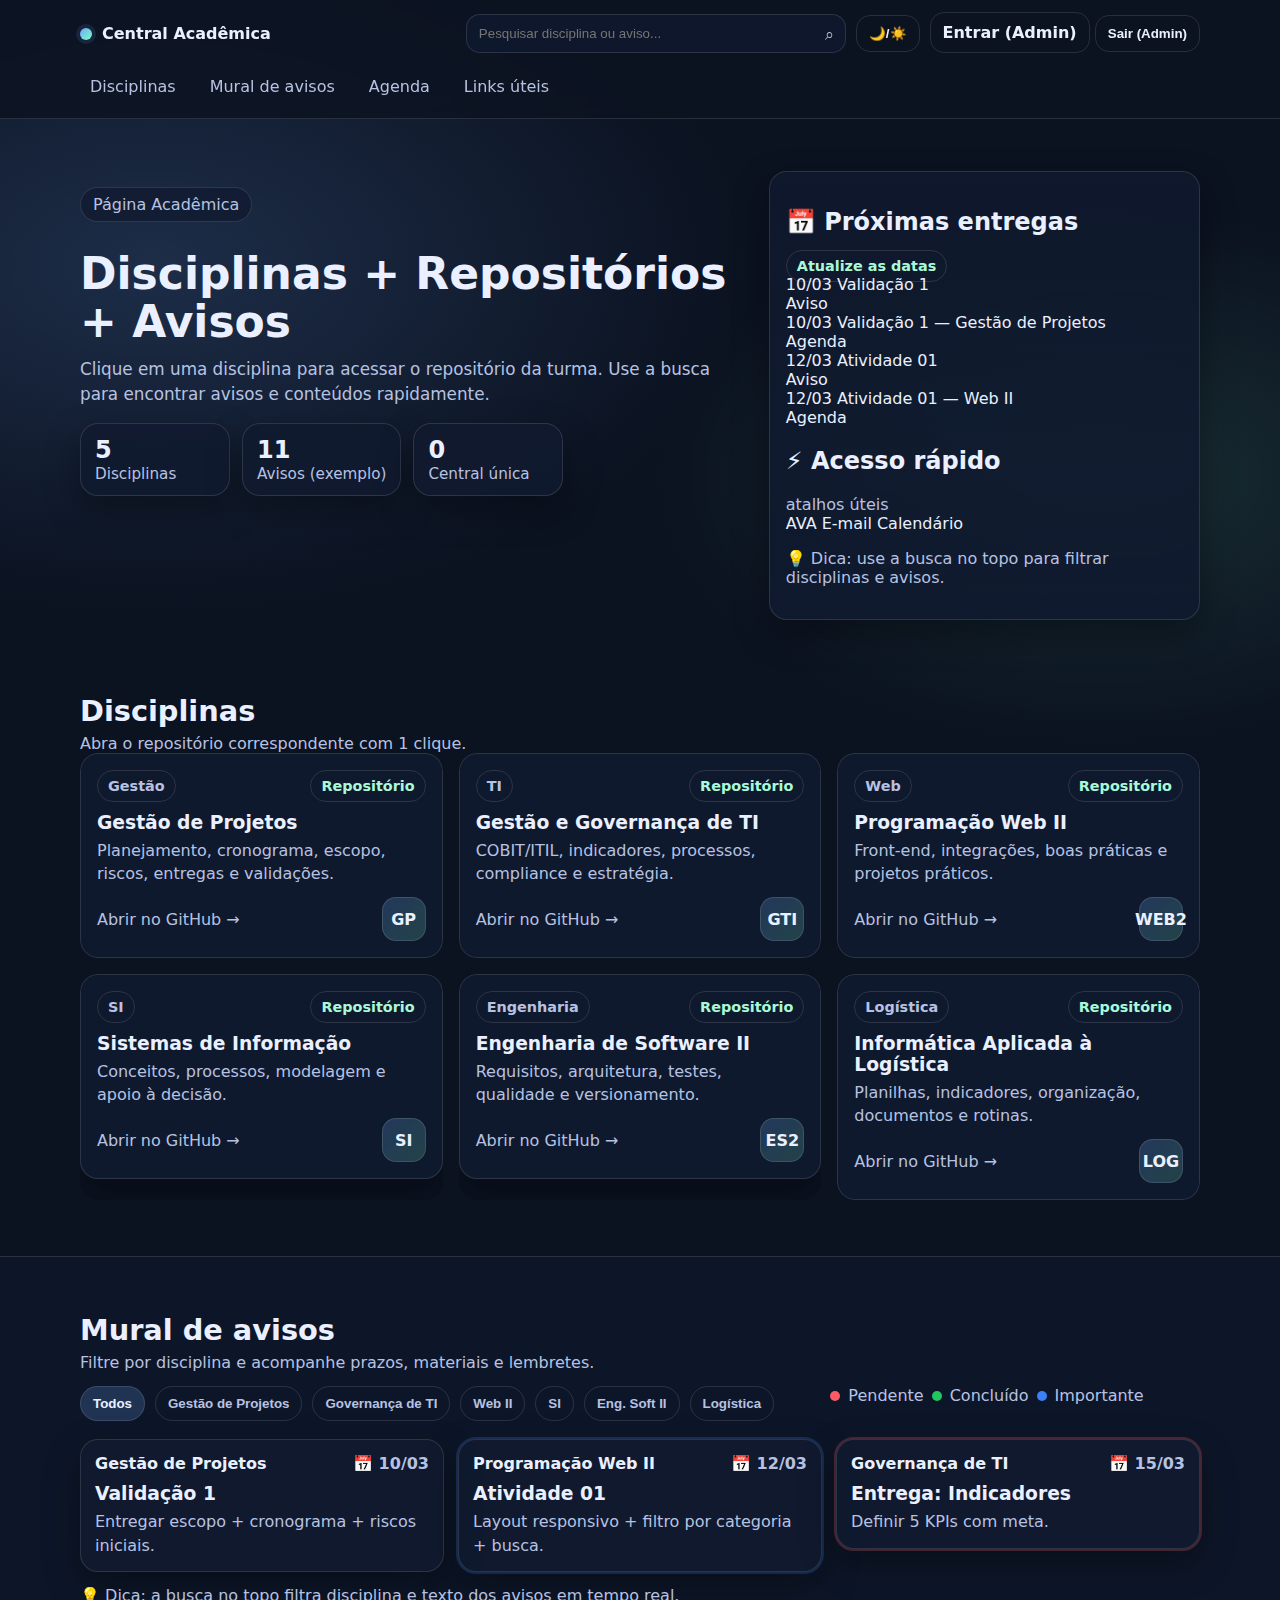
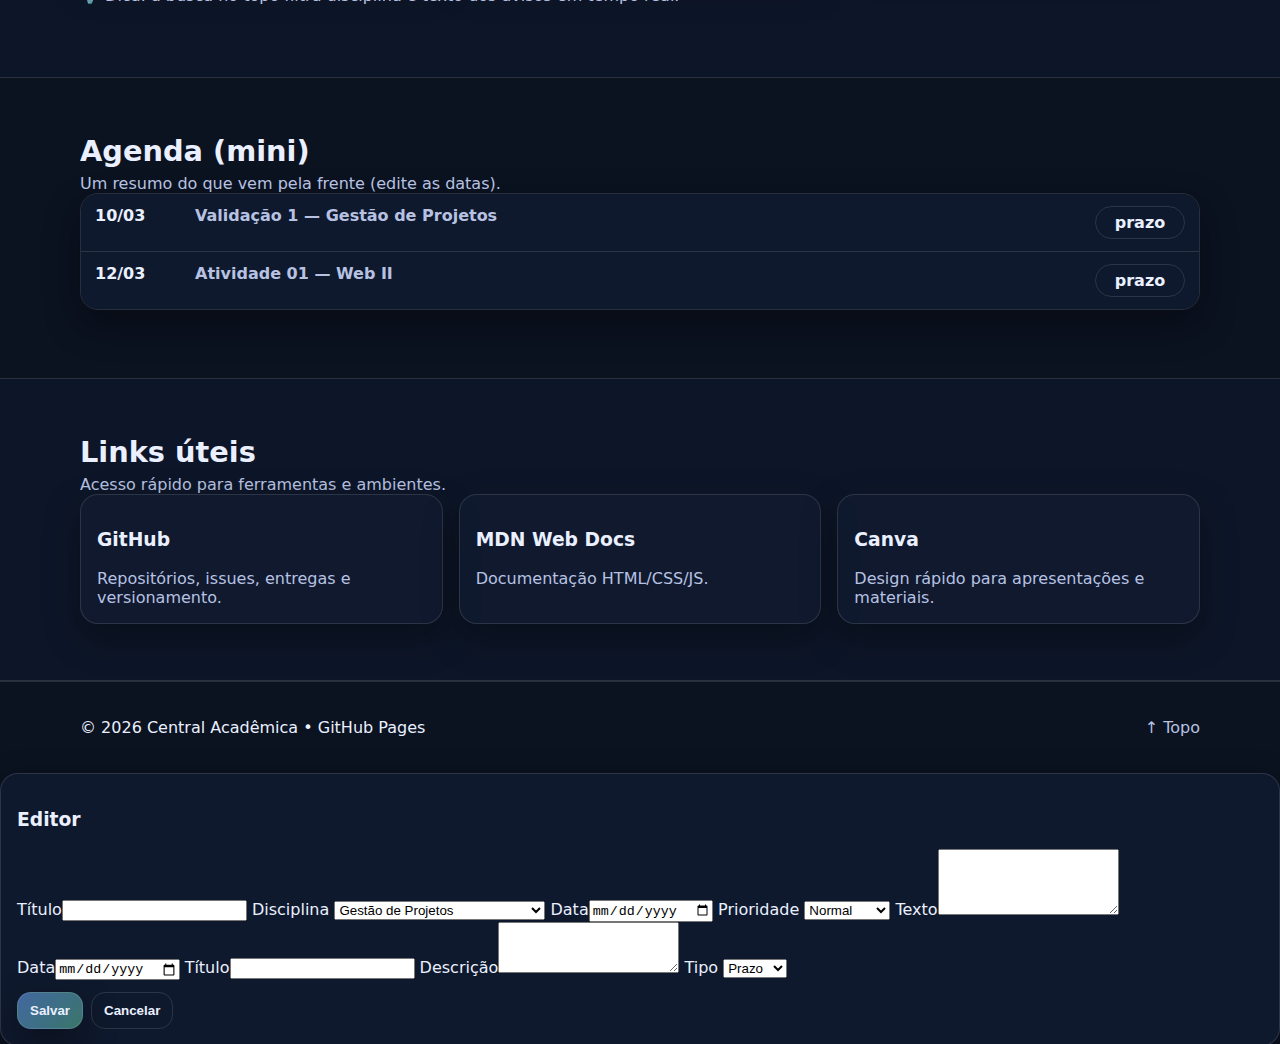
<file: index.html>
<!DOCTYPE html>
<html lang="pt-br">
<head>
  <meta charset="UTF-8" />
  <meta name="viewport" content="width=device-width, initial-scale=1.0"/>
  <title>Página Acadêmica | Disciplinas</title>
  <meta name="description" content="Central acadêmica com disciplinas, repositórios e mural de avisos."/>
  <link rel="stylesheet" href="style.css"/>
</head>

<body>
  <header class="topbar">
    <div class="container topbar__inner">
      <a class="brand" href="#inicio" aria-label="Ir para o início">
        <span class="brand__dot" aria-hidden="true"></span>
        <span class="brand__text">Central Acadêmica</span>
      </a>

      <div class="topbar__actions">
        <div class="search">
          <input id="searchInput" type="search" placeholder="Pesquisar disciplina ou aviso..." aria-label="Pesquisar"/>
          <span class="search__icon" aria-hidden="true">⌕</span>
        </div>

        <button class="btn btn--ghost" id="btnTheme" type="button" aria-label="Alternar tema">🌙/☀️</button>

        <!-- Admin -->
        <div class="admin-controls">
          <a class="btn btn--ghost" id="btnAdminLogin" href="admin.html">Entrar (Admin)</a>
          <button class="btn btn--ghost hidden" id="btnAdminLogout" type="button">Sair (Admin)</button>
        </div>

        <button class="nav__toggle" id="btnMenu" aria-expanded="false" aria-controls="menuLinks">☰</button>
      </div>
    </div>

    <nav class="nav container" aria-label="Menu principal">
      <div class="nav__links" id="menuLinks">
        <a href="#disciplinas">Disciplinas</a>
        <a href="#avisos">Mural de avisos</a>
        <a href="#calendario">Agenda</a>
        <a href="#links">Links úteis</a>
      </div>
    </nav>
  </header>

  <!-- Hero -->
  <main id="inicio" class="hero">
    <div class="container hero__grid">
      <section class="hero__text">
        <p class="badge">Página Acadêmica</p>
        <h1>Disciplinas + Repositórios + Avisos</h1>
        <p class="lead">
          Clique em uma disciplina para acessar o repositório da turma.
          Use a busca para encontrar avisos e conteúdos rapidamente.
        </p>

        <div class="hero__stats" role="list">
          <div class="stat" role="listitem">
            <span class="stat__num" data-counter="6">0</span>
            <span class="stat__label">Disciplinas</span>
          </div>
          <div class="stat" role="listitem">
            <span class="stat__num" data-counter="12">0</span>
            <span class="stat__label">Avisos (exemplo)</span>
          </div>
          <div class="stat" role="listitem">
            <span class="stat__num" data-counter="1">0</span>
            <span class="stat__label">Central única</span>
          </div>
        </div>
      </section>

      <aside class="hero__panel">
        <div class="panel panel--glass panel--stack">
          <div class="panel__head">
            <h2>📅 Próximas entregas</h2>
            <span class="pill pill--ok">Atualize as datas</span>
          </div>

          <div id="deliveriesPreview" class="deliveries" role="list"></div>

          <div class="divider" aria-hidden="true"></div>

          <div class="panel__head">
            <h2>⚡ Acesso rápido</h2>
            <span class="muted">atalhos úteis</span>
          </div>

          <div class="quick">
            <a class="quick__btn" href="#" target="_blank" rel="noreferrer">AVA</a>
            <a class="quick__btn" href="mailto:seuemail@exemplo.com" target="_blank" rel="noreferrer">E-mail</a>
            <a class="quick__btn" href="#" target="_blank" rel="noreferrer">Calendário</a>
          </div>

          <p class="muted small">💡 Dica: use a busca no topo para filtrar disciplinas e avisos.</p>
        </div>
      </aside>
    </div>
  </main>

  <!-- Disciplinas -->
  <section id="disciplinas" class="section">
    <div class="container">
      <div class="section__header">
        <h2>Disciplinas</h2>
        <p>Abra o repositório correspondente com 1 clique.</p>
      </div>

      <div class="grid grid--3" id="disciplinasGrid">
        <article class="cardDisc" data-name="Gestão de Projetos" data-tag="gestao">
          <a class="cardDisc__link" href="https://github.com/claudioelima/gp" target="_blank" rel="noreferrer">
            <div class="cardDisc__top">
              <span class="pill">Gestão</span><span class="pill pill--ok">Repositório</span>
            </div>
            <h3>Gestão de Projetos</h3>
            <p>Planejamento, cronograma, escopo, riscos, entregas e validações.</p>
            <div class="cardDisc__footer"><span class="muted">Abrir no GitHub →</span><span class="badgeMini">GP</span></div>
          </a>
        </article>

        <article class="cardDisc" data-name="Gestão e Governança de TI" data-tag="ti">
          <a class="cardDisc__link" href="https://github.com/claudioelima/ggti" target="_blank" rel="noreferrer">
            <div class="cardDisc__top">
              <span class="pill">TI</span><span class="pill pill--ok">Repositório</span>
            </div>
            <h3>Gestão e Governança de TI</h3>
            <p>COBIT/ITIL, indicadores, processos, compliance e estratégia.</p>
            <div class="cardDisc__footer"><span class="muted">Abrir no GitHub →</span><span class="badgeMini">GTI</span></div>
          </a>
        </article>

        <article class="cardDisc" data-name="Programação Web II" data-tag="web">
          <a class="cardDisc__link" href="https://github.com/SEUUSUARIO/programacao-web-ii" target="_blank" rel="noreferrer">
            <div class="cardDisc__top">
              <span class="pill">Web</span><span class="pill pill--ok">Repositório</span>
            </div>
            <h3>Programação Web II</h3>
            <p>Front-end, integrações, boas práticas e projetos práticos.</p>
            <div class="cardDisc__footer"><span class="muted">Abrir no GitHub →</span><span class="badgeMini">WEB2</span></div>
          </a>
        </article>

        <article class="cardDisc" data-name="Sistemas de Informação" data-tag="si">
          <a class="cardDisc__link" href="https://github.com/SEUUSUARIO/sistemas-de-informacao" target="_blank" rel="noreferrer">
            <div class="cardDisc__top">
              <span class="pill">SI</span><span class="pill pill--ok">Repositório</span>
            </div>
            <h3>Sistemas de Informação</h3>
            <p>Conceitos, processos, modelagem e apoio à decisão.</p>
            <div class="cardDisc__footer"><span class="muted">Abrir no GitHub →</span><span class="badgeMini">SI</span></div>
          </a>
        </article>

        <article class="cardDisc" data-name="Engenharia de Software II" data-tag="es">
          <a class="cardDisc__link" href="https://github.com/SEUUSUARIO/engenharia-de-software-ii" target="_blank" rel="noreferrer">
            <div class="cardDisc__top">
              <span class="pill">Engenharia</span><span class="pill pill--ok">Repositório</span>
            </div>
            <h3>Engenharia de Software II</h3>
            <p>Requisitos, arquitetura, testes, qualidade e versionamento.</p>
            <div class="cardDisc__footer"><span class="muted">Abrir no GitHub →</span><span class="badgeMini">ES2</span></div>
          </a>
        </article>

        <article class="cardDisc" data-name="Informática Aplicada à Logística" data-tag="log">
          <a class="cardDisc__link" href="https://github.com/SEUUSUARIO/informatica-logistica" target="_blank" rel="noreferrer">
            <div class="cardDisc__top">
              <span class="pill">Logística</span><span class="pill pill--ok">Repositório</span>
            </div>
            <h3>Informática Aplicada à Logística</h3>
            <p>Planilhas, indicadores, organização, documentos e rotinas.</p>
            <div class="cardDisc__footer"><span class="muted">Abrir no GitHub →</span><span class="badgeMini">LOG</span></div>
          </a>
        </article>
      </div>
    </div>
  </section>

  <!-- Mural -->
  <section id="avisos" class="section section--alt">
    <div class="container">
      <div class="section__header">
        <h2>Mural de avisos</h2>
        <p>Filtre por disciplina e acompanhe prazos, materiais e lembretes.</p>
      </div>

      <div class="toolbar">
        <div class="filters" role="group" aria-label="Filtrar avisos">
          <button class="filter is-active" data-filter="todos">Todos</button>
          <button class="filter" data-filter="gestao">Gestão de Projetos</button>
          <button class="filter" data-filter="ti">Governança de TI</button>
          <button class="filter" data-filter="web">Web II</button>
          <button class="filter" data-filter="si">SI</button>
          <button class="filter" data-filter="es">Eng. Soft II</button>
          <button class="filter" data-filter="log">Logística</button>
        </div>

        <div class="legend">
          <span class="dot dot--red"></span><span class="muted">Pendente</span>
          <span class="dot dot--green"></span><span class="muted">Concluído</span>
          <span class="dot dot--blue"></span><span class="muted">Importante</span>
        </div>

        <div class="admin-actions" id="adminAddNoteArea"></div>
      </div>

      <div class="board" id="board"></div>
      <p class="muted hint">💡 Dica: a busca no topo filtra disciplina e texto dos avisos em tempo real.</p>
    </div>
  </section>

  <!-- Agenda -->
  <section id="calendario" class="section">
    <div class="container">
      <div class="section__header">
        <h2>Agenda (mini)</h2>
        <p>Um resumo do que vem pela frente (edite as datas).</p>
      </div>

      <div class="agenda" id="agendaContainer"></div>
      <div style="margin-top:12px;">
        <div id="adminAddAgendaArea"></div>
      </div>
    </div>
  </section>

  <!-- Links -->
  <section id="links" class="section section--alt">
    <div class="container">
      <div class="section__header">
        <h2>Links úteis</h2>
        <p>Acesso rápido para ferramentas e ambientes.</p>
      </div>

      <div class="grid grid--3">
        <a class="linkCard" href="https://github.com/" target="_blank" rel="noreferrer">
          <h3>GitHub</h3><p>Repositórios, issues, entregas e versionamento.</p>
        </a>
        <a class="linkCard" href="https://developer.mozilla.org/pt-BR/" target="_blank" rel="noreferrer">
          <h3>MDN Web Docs</h3><p>Documentação HTML/CSS/JS.</p>
        </a>
        <a class="linkCard" href="https://www.canva.com/" target="_blank" rel="noreferrer">
          <h3>Canva</h3><p>Design rápido para apresentações e materiais.</p>
        </a>
      </div>
    </div>
  </section>

  <footer class="footer">
    <div class="container footer__inner">
      <p>© <span id="ano"></span> Central Acadêmica • GitHub Pages</p>
      <a class="toTop" href="#inicio">↑ Topo</a>
    </div>
  </footer>

  <!-- Editor modal (somente para CRUD de avisos/agenda) -->
  <div id="editorModal" class="modal hidden" role="dialog" aria-modal="true">
    <div class="modal__inner panel">
      <h3 id="editorTitle">Editor</h3>

      <div id="noteEditor">
        <label>Título<input id="noteTitle" type="text" /></label>
        <label>Disciplina
          <select id="noteCat">
            <option value="gestao">Gestão de Projetos</option>
            <option value="ti">Governança de TI</option>
            <option value="web">Programação Web II</option>
            <option value="si">Sistemas de Informação</option>
            <option value="es">Engenharia de Software II</option>
            <option value="log">Informática Aplicada à Logística</option>
          </select>
        </label>
        <label>Data<input id="noteDate" type="date" /></label>
        <label>Prioridade
          <select id="notePriority">
            <option value="normal">Normal</option>
            <option value="important">Importante</option>
            <option value="urgent">Urgente</option>
          </select>
        </label>
        <label>Texto<textarea id="noteText" rows="4"></textarea></label>
      </div>

      <div id="agendaEditor" class="hidden">
        <label>Data<input id="agendaDate" type="date" /></label>
        <label>Título<input id="agendaTitle" type="text" /></label>
        <label>Descrição<textarea id="agendaDesc" rows="3"></textarea></label>
        <label>Tipo
          <select id="agendaType">
            <option value="prazo">Prazo</option>
            <option value="aula">Aula</option>
            <option value="evento">Evento</option>
          </select>
        </label>
      </div>

      <div style="display:flex;gap:8px;margin-top:12px;">
        <button id="editorSave" class="btn">Salvar</button>
        <button id="editorCancel" class="btn btn--ghost">Cancelar</button>
      </div>
    </div>
  </div>

  <script src="script.js"></script>
</body>
</html>
</file>
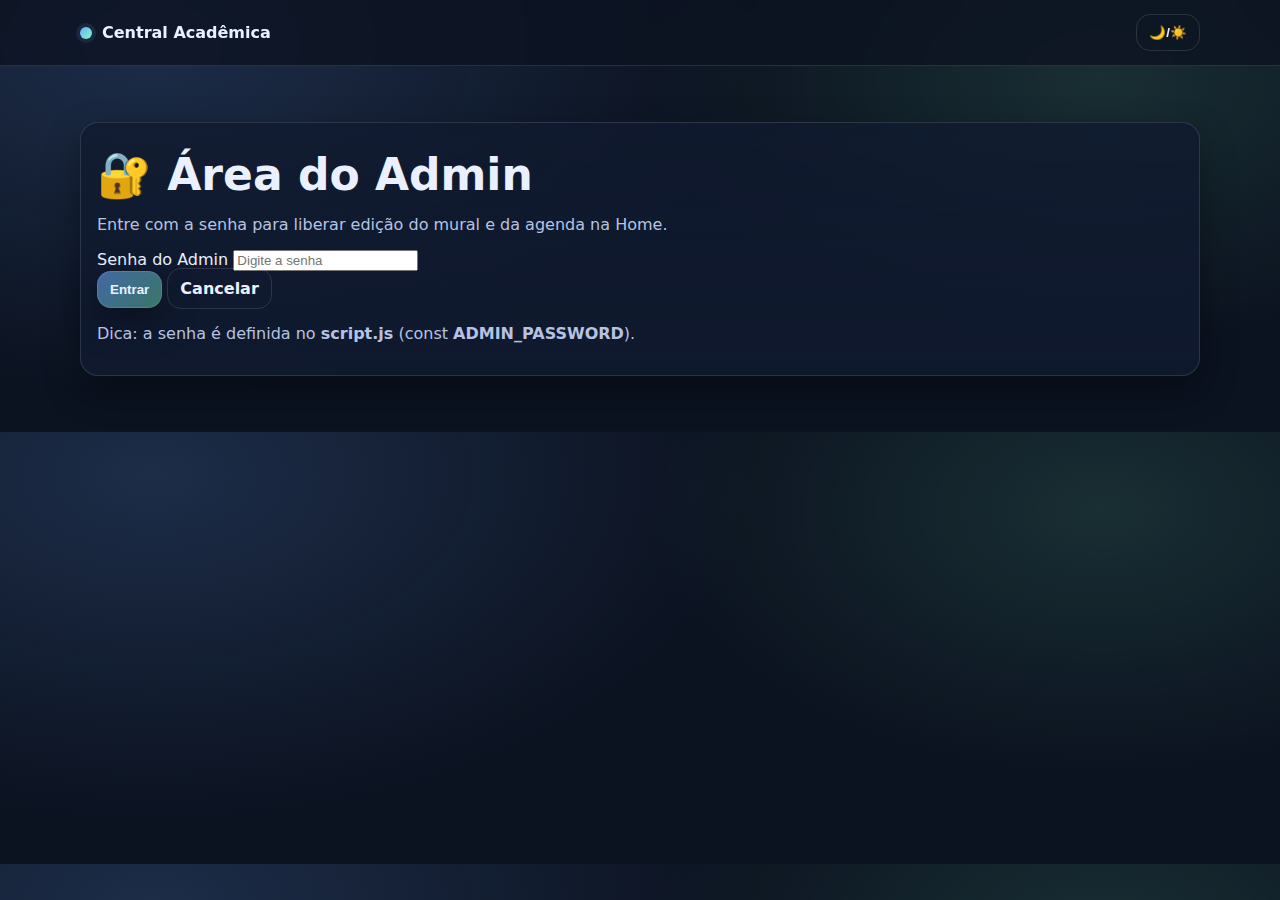
<file: admin.html>
<!DOCTYPE html>
<html lang="pt-br">
<head>
  <meta charset="UTF-8" />
  <meta name="viewport" content="width=device-width, initial-scale=1.0"/>
  <title>Admin | Central Acadêmica</title>
  <link rel="stylesheet" href="style.css"/>
</head>
<body>
  <header class="topbar">
    <div class="container topbar__inner">
      <a class="brand" href="index.html" aria-label="Voltar para Home">
        <span class="brand__dot" aria-hidden="true"></span>
        <span class="brand__text">Central Acadêmica</span>
      </a>
      <div class="topbar__actions">
        <button class="btn btn--ghost" id="btnTheme" type="button" aria-label="Alternar tema">🌙/☀️</button>
      </div>
    </div>
  </header>

  <main class="section">
    <div class="container">
      <div class="adminPage">
        <div class="panel panel--glass">
          <h1 class="adminTitle">🔐 Área do Admin</h1>
          <p class="muted">Entre com a senha para liberar edição do mural e da agenda na Home.</p>

          <label class="adminLabel">Senha do Admin</label>
          <input id="adminPassword" class="adminInput" type="password" placeholder="Digite a senha" />

          <div class="adminButtons">
            <button id="btnLogin" class="btn">Entrar</button>
            <a class="btn btn--ghost" href="index.html">Cancelar</a>
          </div>

          <p class="muted small">
            Dica: a senha é definida no <b>script.js</b> (const <b>ADMIN_PASSWORD</b>).
          </p>

          <div id="adminMsg" class="adminMsg hidden"></div>
        </div>
      </div>
    </div>
  </main>

  <script>
    // ===== Tema (mesma lógica do index) =====
    const btnTheme = document.getElementById("btnTheme");
    const savedTheme = localStorage.getItem("theme");
    if (savedTheme === "light") document.documentElement.setAttribute("data-theme", "light");
    btnTheme.addEventListener("click", () => {
      const isLight = document.documentElement.getAttribute("data-theme") === "light";
      if (isLight) {
        document.documentElement.removeAttribute("data-theme");
        localStorage.setItem("theme", "dark");
      } else {
        document.documentElement.setAttribute("data-theme", "light");
        localStorage.setItem("theme", "light");
      }
    });

    // ===== Login Admin =====
    const LS_ADMIN = "acad_is_admin_v1";
    const ADMIN_PASSWORD = "Fatec@20261"; // <-- MUDE AQUI TAMBÉM (mesmo valor do script.js)

    const input = document.getElementById("adminPassword");
    const msg = document.getElementById("adminMsg");

    function showMsg(text, error=false){
      msg.textContent = text;
      msg.classList.remove("hidden");
      msg.classList.toggle("adminMsg--error", error);
    }

    document.getElementById("btnLogin").addEventListener("click", () => {
      if ((input.value || "") === ADMIN_PASSWORD) {
        localStorage.setItem(LS_ADMIN, "1");
        // volta para a Home já logado
        window.location.href = "index.html";
      } else {
        showMsg("Senha incorreta. Tente novamente.", true);
        input.focus();
      }
    });

    input.addEventListener("keydown", (e) => {
      if (e.key === "Enter") document.getElementById("btnLogin").click();
    });
  </script>
</body>
</html>
</file>
<file: style.css>
:root{
  --bg:#0b1220;
  --panel:#101a2f;
  --text:#eaf0ff;
  --muted:#b7c2e2;
  --line:rgba(255,255,255,.12);
  --accent:#6ea8ff;
  --accent2:#7dffbf;
  --shadow:0 14px 35px rgba(0,0,0,.35);
  --radius:18px;
}

:root[data-theme="light"]{
  --bg:#f6f8ff;
  --panel:#ffffff;
  --text:#121826;
  --muted:#44506b;
  --line:rgba(18,24,38,.12);
  --accent:#2f6bff;
  --accent2:#12b981;
  --shadow:0 14px 35px rgba(16,24,40,.12);
}

*{box-sizing:border-box}
html{scroll-behavior:smooth}
body{
  margin:0;
  font-family: system-ui, -apple-system, Segoe UI, Roboto, Arial, sans-serif;
  background:
    radial-gradient(1200px 700px at 12% 10%, rgba(110,168,255,.18), transparent 50%),
    radial-gradient(1000px 600px at 86% 18%, rgba(125,255,191,.12), transparent 45%),
    var(--bg);
  color:var(--text);
}
a{color:inherit;text-decoration:none}
.container{width:min(1120px,92%);margin:0 auto}

/* Topbar */
.topbar{
  position:sticky;top:0;z-index:50;
  backdrop-filter: blur(10px);
  background: color-mix(in srgb, var(--bg) 78%, transparent);
  border-bottom:1px solid var(--line);
}
.topbar__inner{
  display:flex;align-items:center;justify-content:space-between;
  padding:14px 0;
}
.brand{display:flex;align-items:center;gap:10px;font-weight:900}
.brand__dot{
  width:12px;height:12px;border-radius:50%;
  background: linear-gradient(135deg, var(--accent), var(--accent2));
  box-shadow:0 0 0 4px rgba(110,168,255,.12);
}
.topbar__actions{display:flex;align-items:center;gap:10px}

/* Search */
.search{position:relative}
.search input{
  width:min(380px, 52vw);
  padding:11px 38px 11px 12px;
  border-radius:14px;
  border:1px solid var(--line);
  background: color-mix(in srgb, var(--panel) 80%, transparent);
  color:var(--text);
  outline:none;
}
.search input:focus{border-color: color-mix(in srgb, var(--accent) 55%, var(--line));}
.search__icon{
  position:absolute;right:12px;top:50%;transform:translateY(-50%);
  color:var(--muted);
}

.btn{
  border:1px solid var(--line);
  background: linear-gradient(135deg, color-mix(in srgb, var(--accent) 55%, transparent), color-mix(in srgb, var(--accent2) 40%, transparent));
  color:var(--text);
  padding:10px 12px;
  border-radius:14px;
  cursor:pointer;
  font-weight:800;
  box-shadow:var(--shadow);
}
.btn--ghost{background:transparent;box-shadow:none}
.btn:hover{transform:translateY(-1px)}

.nav{padding:0 0 12px}
.nav__toggle{
  display:none;
  border:1px solid var(--line);
  background:transparent;
  color:var(--text);
  padding:10px 12px;border-radius:12px;cursor:pointer;
}
.nav__links{display:flex;gap:14px;flex-wrap:wrap}
.nav__links a{
  padding:10px 10px;border-radius:12px;color:var(--muted);
}
.nav__links a:hover{background: color-mix(in srgb, var(--panel) 75%, transparent); color:var(--text);}

/* Hero */
.hero{padding:52px 0 18px}
.hero__grid{display:grid;grid-template-columns:1.4fr .9fr;gap:18px}
.badge{
  display:inline-block;padding:7px 12px;border:1px solid var(--line);
  border-radius:999px;color:var(--muted);
  background: color-mix(in srgb, var(--panel) 80%, transparent);
}
h1{font-size: clamp(28px, 4vw, 44px); margin:12px 0 10px; line-height:1.1}
.lead{color:var(--muted);font-size:1.05rem;line-height:1.5;margin:0 0 12px}

.hero__stats{display:flex;gap:12px;flex-wrap:wrap;margin-top:16px}
.stat{
  padding:12px 14px;border:1px solid var(--line);
  border-radius:var(--radius);
  background: color-mix(in srgb, var(--panel) 85%, transparent);
  min-width:150px;box-shadow:var(--shadow);
}
.stat__num{font-size:1.5rem;font-weight:900;display:block}
.stat__label{color:var(--muted);font-size:.95rem}

.panel{
  border:1px solid var(--line);
  border-radius:var(--radius);
  background: color-mix(in srgb, var(--panel) 92%, transparent);
  padding:16px;box-shadow:var(--shadow);
}
.panel--glass{
  background: linear-gradient(180deg, color-mix(in srgb, var(--panel) 78%, transparent), color-mix(in srgb, var(--panel) 92%, transparent));
}
.steps{margin:10px 0 0;padding-left:18px;color:var(--muted)}
.chips{display:flex;gap:8px;flex-wrap:wrap;margin-top:12px}
.chip{
  padding:8px 10px;border-radius:999px;border:1px solid var(--line);
  color:var(--muted)
}

/* Sections */
.section{padding:56px 0}
.section--alt{
  background: color-mix(in srgb, var(--panel) 50%, transparent);
  border-top:1px solid var(--line);
  border-bottom:1px solid var(--line);
}
.section__header h2{margin:0 0 6px;font-size:1.8rem}
.section__header p{margin:0;color:var(--muted)}

/* Grid */
.grid{display:grid;gap:16px}
.grid--3{grid-template-columns:repeat(3,1fr)}

/* Discipline cards */
.cardDisc{border-radius:var(--radius);overflow:hidden}
.cardDisc__link{
  display:block;
  border:1px solid var(--line);
  border-radius:var(--radius);
  background: color-mix(in srgb, var(--panel) 92%, transparent);
  padding:16px;
  box-shadow:var(--shadow);
  transition: transform .15s ease, border-color .15s ease;
}
.cardDisc__link:hover{
  transform: translateY(-2px);
  border-color: color-mix(in srgb, var(--accent) 40%, var(--line));
}
.cardDisc__top{display:flex;gap:8px;flex-wrap:wrap;justify-content:space-between;align-items:center}
.pill{
  padding:7px 10px;border-radius:999px;border:1px solid var(--line);color:var(--muted);
  background: transparent;font-weight:700;font-size:.9rem;
}
.pill--ok{color: color-mix(in srgb, var(--accent2) 60%, var(--text));}
.cardDisc h3{margin:10px 0 6px}
.cardDisc p{margin:0;color:var(--muted);line-height:1.45}
.cardDisc__footer{
  display:flex;align-items:center;justify-content:space-between;margin-top:12px;
}
.badgeMini{
  width:44px;height:44px;border-radius:14px;
  display:flex;align-items:center;justify-content:center;
  border:1px solid var(--line);
  background: linear-gradient(135deg, color-mix(in srgb, var(--accent) 22%, transparent), color-mix(in srgb, var(--accent2) 18%, transparent));
  font-weight:900;
}
.muted{color:var(--muted)}
.hint{margin-top:14px}

/* Toolbar + filters */
.toolbar{display:flex;justify-content:space-between;gap:12px;align-items:flex-start;flex-wrap:wrap;margin:14px 0 18px}
.filters{display:flex;gap:10px;flex-wrap:wrap}
.filter{
  border:1px solid var(--line);
  background: transparent;
  color: var(--muted);
  padding: 9px 12px;
  border-radius: 999px;
  cursor: pointer;
  font-weight: 800;
}
.filter.is-active{
  color: var(--text);
  background: color-mix(in srgb, var(--accent) 20%, transparent);
}
.legend{display:flex;gap:8px;align-items:center;flex-wrap:wrap}
.dot{width:10px;height:10px;border-radius:999px;display:inline-block}
.dot--red{background:#ff5a66}
.dot--green{background:#22c55e}
.dot--blue{background:#3b82f6}

/* Board */
.board{
  display:grid;
  grid-template-columns: repeat(3, 1fr);
  gap: 14px;
  align-items: start;
}
.note{
  border:1px solid var(--line);
  border-radius: var(--radius);
  background: color-mix(in srgb, var(--panel) 92%, transparent);
  padding: 14px;
  box-shadow: var(--shadow);
}
.note--red{ outline: 2px solid rgba(255,90,102,.25); }
.note--blue{ outline: 2px solid rgba(59,130,246,.22); }
.note.is-done{
  opacity:.7;
  filter: grayscale(.2);
}
.note__head{display:flex;justify-content:space-between;gap:10px;align-items:center;flex-wrap:wrap}
.note__tag{font-weight:900}
.note__date{color:var(--muted);font-weight:800}
.note h3{margin:10px 0 6px}
.note p{margin:0;color:var(--muted);line-height:1.45}
.note__btn{
  margin-top:12px;width:100%;
  border:1px dashed var(--line);
  background: transparent;
  color: var(--text);
  padding: 10px 12px;
  border-radius: 14px;
  cursor: pointer;
  font-weight: 800;
}
.note__btn:hover{border-style:solid}

/* Agenda */
.agenda{
  border:1px solid var(--line);
  border-radius: var(--radius);
  overflow:hidden;
  box-shadow: var(--shadow);
}
.agenda__row{
  display:grid;
  grid-template-columns: 90px 1fr 90px;
  gap: 10px;
  padding: 12px 14px;
  background: color-mix(in srgb, var(--panel) 92%, transparent);
  border-bottom:1px solid var(--line);
}
.agenda__row:last-child{border-bottom:none}
.agenda__date{font-weight:900}
.agenda__title{color:var(--muted);font-weight:700}
.badgeOk{
  display:inline-flex;align-items:center;justify-content:center;
  border:1px solid var(--line);
  border-radius:999px;
  padding:6px 10px;
  font-weight:900;
}

/* Links úteis */
.linkCard{
  border:1px solid var(--line);
  border-radius: var(--radius);
  background: color-mix(in srgb, var(--panel) 92%, transparent);
  padding: 16px;
  box-shadow: var(--shadow);
  transition: transform .15s ease;
}
.linkCard:hover{transform: translateY(-2px);}
.linkCard p{color:var(--muted);margin:6px 0 0}

/* Footer */
.footer{border-top:1px solid var(--line);padding:20px 0}
.footer__inner{display:flex;justify-content:space-between;align-items:center;gap:12px;flex-wrap:wrap}
.toTop{color:var(--muted)}
.toTop:hover{color:var(--text)}

/* Responsive */
@media (max-width: 980px){
  .hero__grid{grid-template-columns:1fr}
  .board{grid-template-columns:1fr}
  .grid--3{grid-template-columns:1fr}
  .nav__toggle{display:inline-flex}
  .nav__links{
    display:none;
    margin-top: 12px;
    padding: 10px;
    border:1px solid var(--line);
    border-radius: 14px;
    background: color-mix(in srgb, var(--panel) 92%, var(--bg));
  }
  .nav__links.is-open{display:flex}
}
</file>
